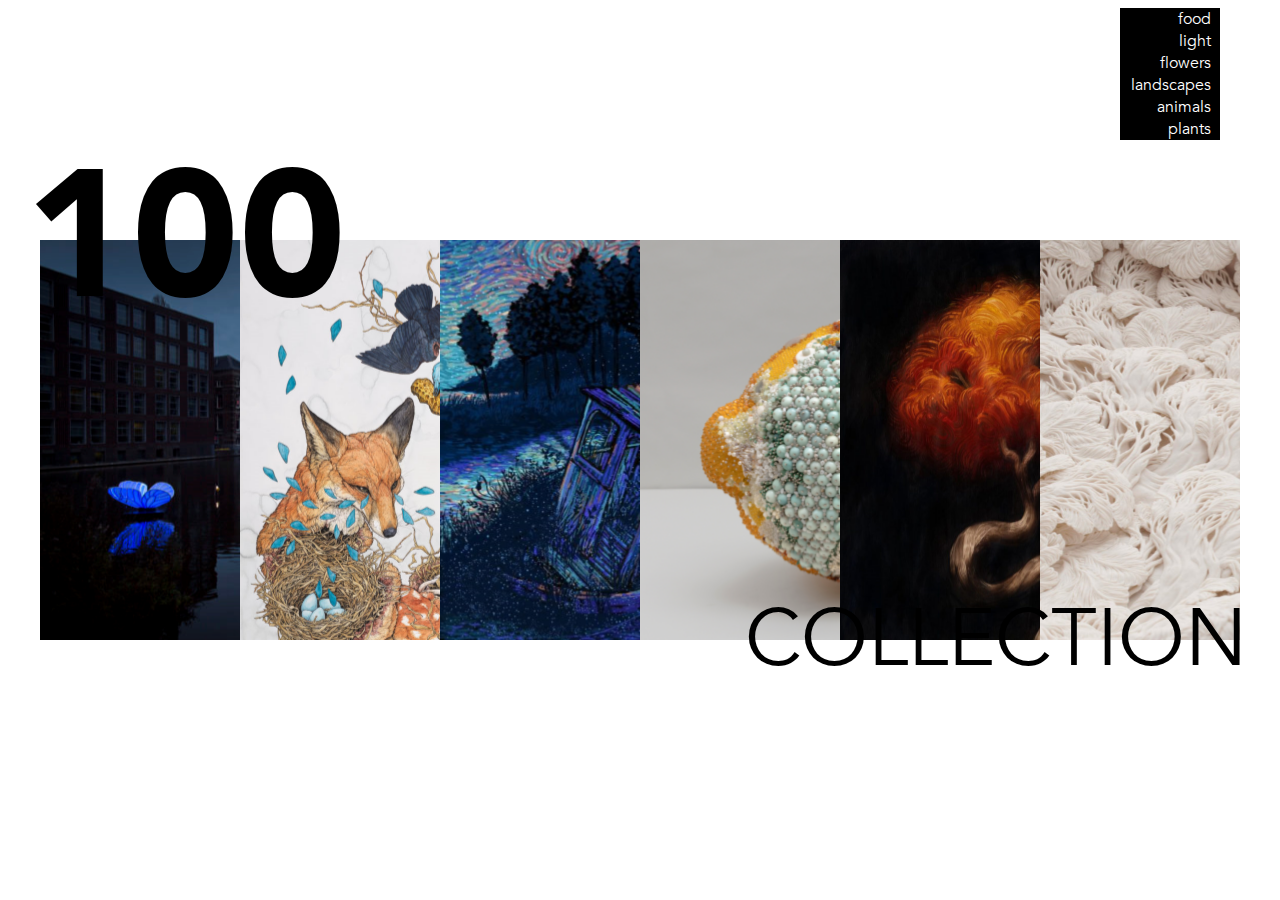
<file: index.html>
<!DOCTYPE html>
<html>
	<head>
		<meta charset="utf-8" />
		<title>MyPage</title>
		<link rel="stylesheet" type="text/css" href="css/index.css"/>
		<link rel="stylesheet" type="text/css" href="css/common.css"/>
	</head>
	<body>
		<div class="box">
			<div class="top-head">
				<a href="child/Food.html" target="_blank">food</a>
				<a href="child/Light.html" target="_blank">light</a>
				<a href="child/Flowers.html" target="_blank">flowers</a>
				<a href="child/Landscapes.html" target="_blank">landscapes</a>
				<a href="child/Animals.html" target="_blank">animals</a>
				<a href="child/Plants.html" target="_blank">plants</a>
			</div>
			<div class="middle" style="clear: both;">
				<div class="box-img">
					<img src="img/18.png" >
				</div>
				<div class="box-img">
					<img src="img/50.png" >
				</div>
				<div class="box-img">
					<img src="img/34.png" >
				</div>
				<div class="box-img">
					<img src="img/1.png" >
				</div>
				<div class="box-img">
					<img src="img/84.png" >
				</div>
				<div class="box-img">
					<img src="img/67.png" >
				</div>
				<div class="t_1">
					COLLECTION
				</div>
				<div class="t_100" style="font-family: AvenirBlack;">
					100
				</div>
			</div>
			
		</div>
		
	</body>
</html>
</file>
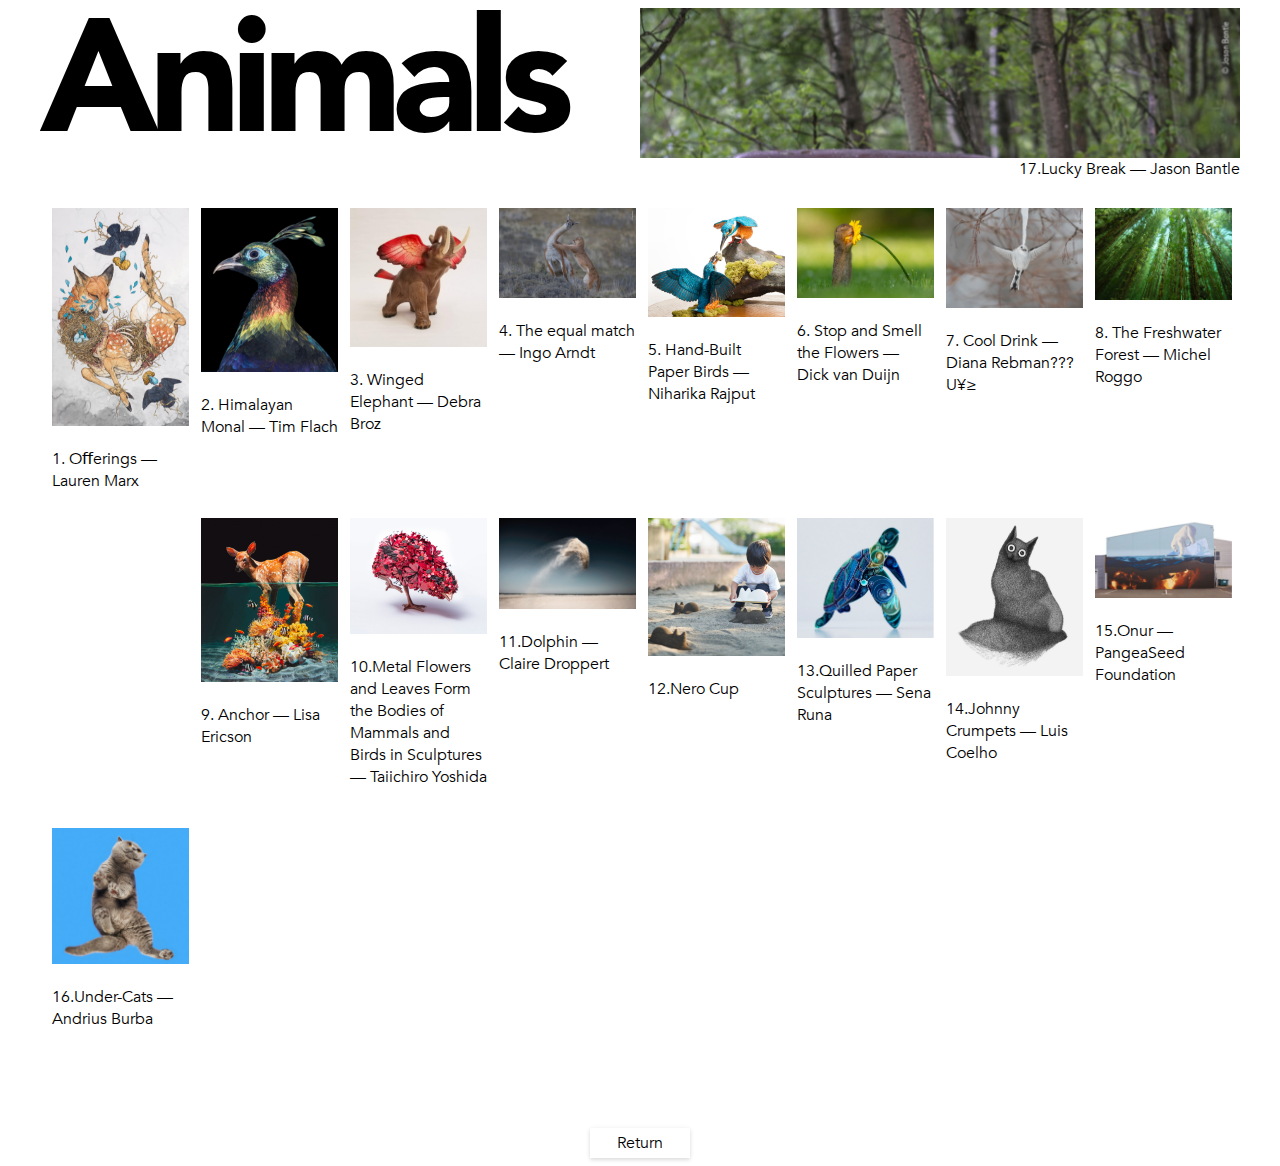
<file: child/Animals.html>
<!DOCTYPE html>
<html>
	<head>
		<meta charset="utf-8">
		<title>Animals</title>
		<link rel="stylesheet" type="text/css" href="../css/common.css"/>
	</head>
	<body>
		<div class="box">
			<div class="box-left">
				<p class="p1">Animals</p>
			</div>
			<div class="box-right">
				<div class="box-right1">
					<img src="../img/66.png" >
				</div>
				<p>17.Lucky Break — Jason Bantle</p>
			</div>
			<div id="" style="clear: both;margin-top: -180px;">
				<div class="box-box">
					<img src="../img/50.png" style="width: 100%;">
					<p>1. Oﬀerings — Lauren Marx</p>
				</div>
				<div class="box-box">
					<img src="../img/51.png" style="width: 100%;">
					<p>2. Himalayan Monal — Tim Flach</p>
				</div>
				<div class="box-box">
					<img src="../img/52.png" style="width: 100%;">
					<p>3. Winged Elephant — Debra Broz</p>
				</div>
				<div class="box-box">
					<img src="../img/53.png" style="width: 100%;">
					<p>4. The equal match — Ingo Arndt</p>
				</div>
				<div class="box-box">
					<img src="../img/54.png" style="width: 100%;">
					<p>5. Hand-Built Paper Birds — Niharika Rajput</p>
				</div>
				<div class="box-box">
					<img src="../img/55.png" style="width: 100%;">
					<p>6. Stop and Smell the Flowers — Dick van Duijn</p>
				</div>
				<div class="box-box">
					<img src="../img/56.png" style="width: 100%;">
					<p>7. Cool Drink — Diana Rebman???U¥≥</p>
				</div>
				<div class="box-box">
					<img src="../img/57.png" style="width: 100%;">
					<p>8. The Freshwater Forest — Michel Roggo</p>
				</div>
				<div class="box-box">
					<img src="../img/58.png" style="width: 100%;">
					<p>9. Anchor — Lisa Ericson</p>
				</div>
				<div class="box-box">
					<img src="../img/59.png" style="width: 100%;">
					<p>10.Metal Flowers and Leaves Form the Bodies of Mammals and Birds in Sculptures — Taiichiro Yoshida</p>
				</div>
				<div class="box-box">
					<img src="../img/60.png" style="width: 100%;">
					<p>11.Dolphin — Claire Droppert</p>
				</div>
				<div class="box-box">
					<img src="../img/61.png" style="width: 100%;">
					<p>12.Nero Cup </p>
				</div>
				<div class="box-box">
					<img src="../img/62.png" style="width: 100%;">
					<p>13.Quilled Paper Sculptures — Sena Runa</p>
				</div>
				<div class="box-box">
					<img src="../img/63.png" style="width: 100%;">
					<p>14.Johnny Crumpets — Luis Coelho</p>
				</div>
				<div class="box-box">
					<img src="../img/64.png" style="width: 100%;">
					<p>15.Onur — PangeaSeed Foundation</p>
				</div>
				<div class="box-box">
					<img src="../img/65.png" style="width: 100%;">
					<p>16.Under-Cats — Andrius Burba</p>
				</div>
			</div>
			<br>
			<a href="../index.html" class="aa">Return</a>
			
		</div>
		<style type="text/css">
			.box-box{
				min-height: 300px;
			}
		</style>
	</body>
</html>
</file>
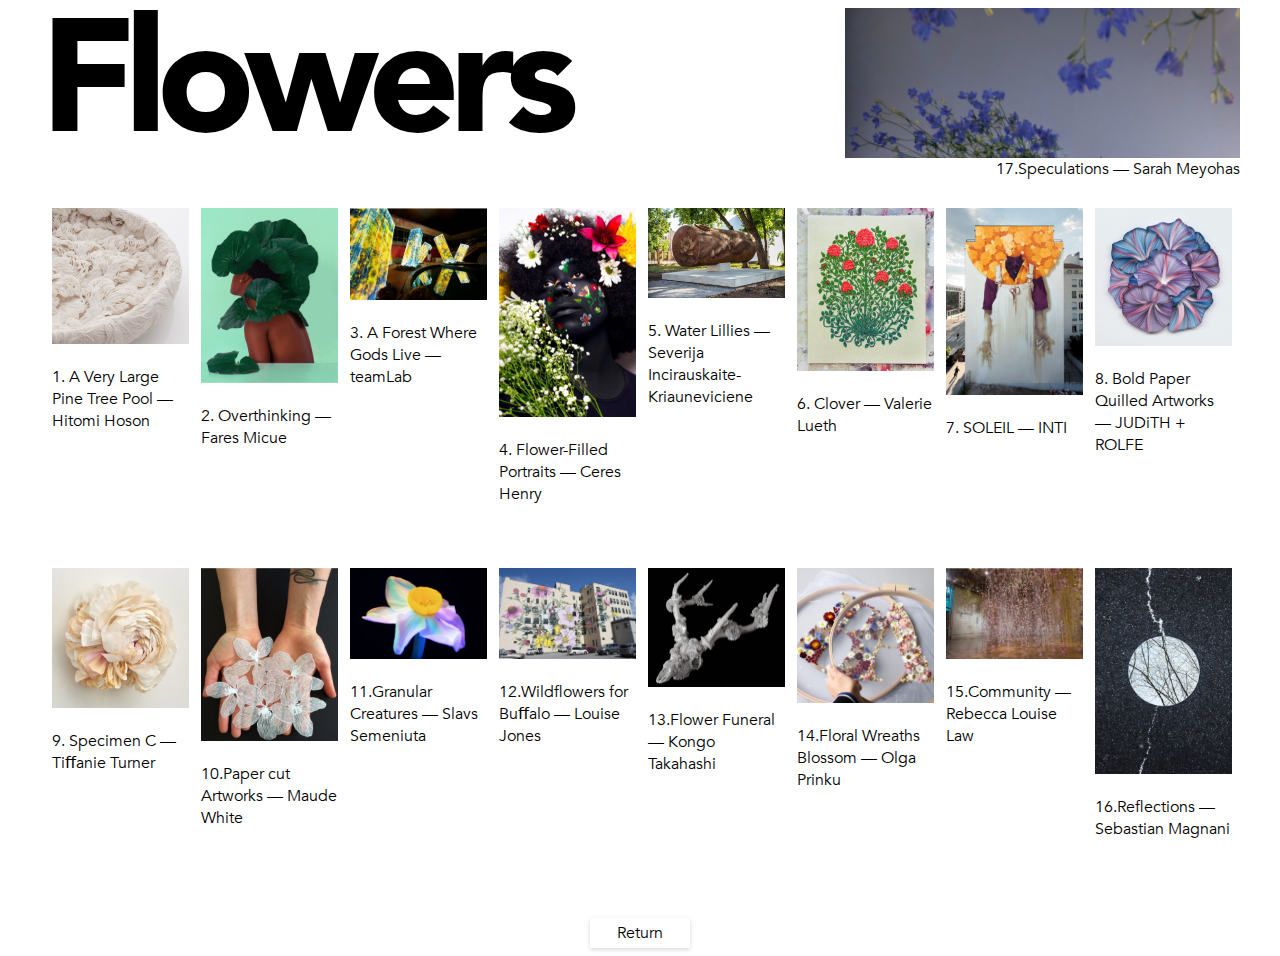
<file: child/Flowers.html>
<!DOCTYPE html>
<html>
	<head>
		<meta charset="utf-8">
		<title>Flowers</title>
		<link rel="stylesheet" type="text/css" href="../css/common.css"/>
	</head>
	<body>
		<div class="box">
			<div class="box-left">
				<p class="p1">Flowers</p>
			</div>
			<div class="box-right">
				<div class="box-right1">
					<img src="../img/83.png" >
				</div>
				<p>17.Speculations — Sarah Meyohas</p>
			</div>
			<div id="" style="clear: both;margin-top: -180px;">
				<div class="box-box">
					<img src="../img/67.png" style="width: 100%;">
					<p>1. A Very Large Pine Tree Pool — Hitomi Hoson</p>
				</div>
				<div class="box-box">
					<img src="../img/68.png" style="width: 100%;">
					<p>2. Overthinking — Fares Micue</p>
				</div>
				<div class="box-box">
					<img src="../img/69.png" style="width: 100%;">
					<p>3. A Forest Where Gods Live —teamLab</p>
				</div>
				<div class="box-box">
					<img src="../img/70.png" style="width: 100%;">
					<p>4. Flower-Filled Portraits — Ceres Henry</p>
				</div>
				<div class="box-box">
					<img src="../img/71.png" style="width: 100%;">
					<p>5. Water Lillies — Severija Incirauskaite-Kriauneviciene</p>
				</div>
				<div class="box-box">
					<img src="../img/72.png" style="width: 100%;">
					<p>6. Clover — Valerie Lueth</p>
				</div>
				<div class="box-box">
					<img src="../img/73.png" style="width: 100%;">
					<p>7. SOLEIL — INTI</p>
				</div>
				<div class="box-box">
					<img src="../img/74.png" style="width: 100%;">
					<p>8. Bold Paper Quilled Artworks — JUDiTH + ROLFE</p>
				</div>
				<div class="box-box">
					<img src="../img/75.png" style="width: 100%;">
					<p>9. Specimen C —Tiﬀanie Turner</p>
				</div>
				<div class="box-box">
					<img src="../img/76.png" style="width: 100%;">
					<p>10.Paper cut Artworks — Maude White</p>
				</div>
				<div class="box-box">
					<img src="../img/77.png" style="width: 100%;">
					<p>11.Granular Creatures — Slavs Semeniuta</p>
				</div>
				<div class="box-box">
					<img src="../img/78.png" style="width: 100%;">
					<p>12.Wildﬂowers for Buﬀalo — Louise Jones</p>
				</div>
				<div class="box-box">
					<img src="../img/79.png" style="width: 100%;">
					<p>13.Flower Funeral — Kongo Takahashi</p>
				</div>
				<div class="box-box">
					<img src="../img/80.png" style="width: 100%;">
					<p>14.Floral Wreaths Blossom — Olga Prinku</p>
				</div>
				<div class="box-box">
					<img src="../img/81.png" style="width: 100%;">
					<p>15.Community — Rebecca Louise Law</p>
				</div>
				<div class="box-box">
					<img src="../img/82.png" style="width: 100%;">
					<p>16.Reﬂections — Sebastian Magnani</p>
				</div>
			</div>
			<br>
			<a href="../index.html" class="aa">Return</a>
			
		</div>
		<style type="text/css">
			.box-box{
				min-height: 350px;
			}
		</style>
	</body>
</html>
</file>
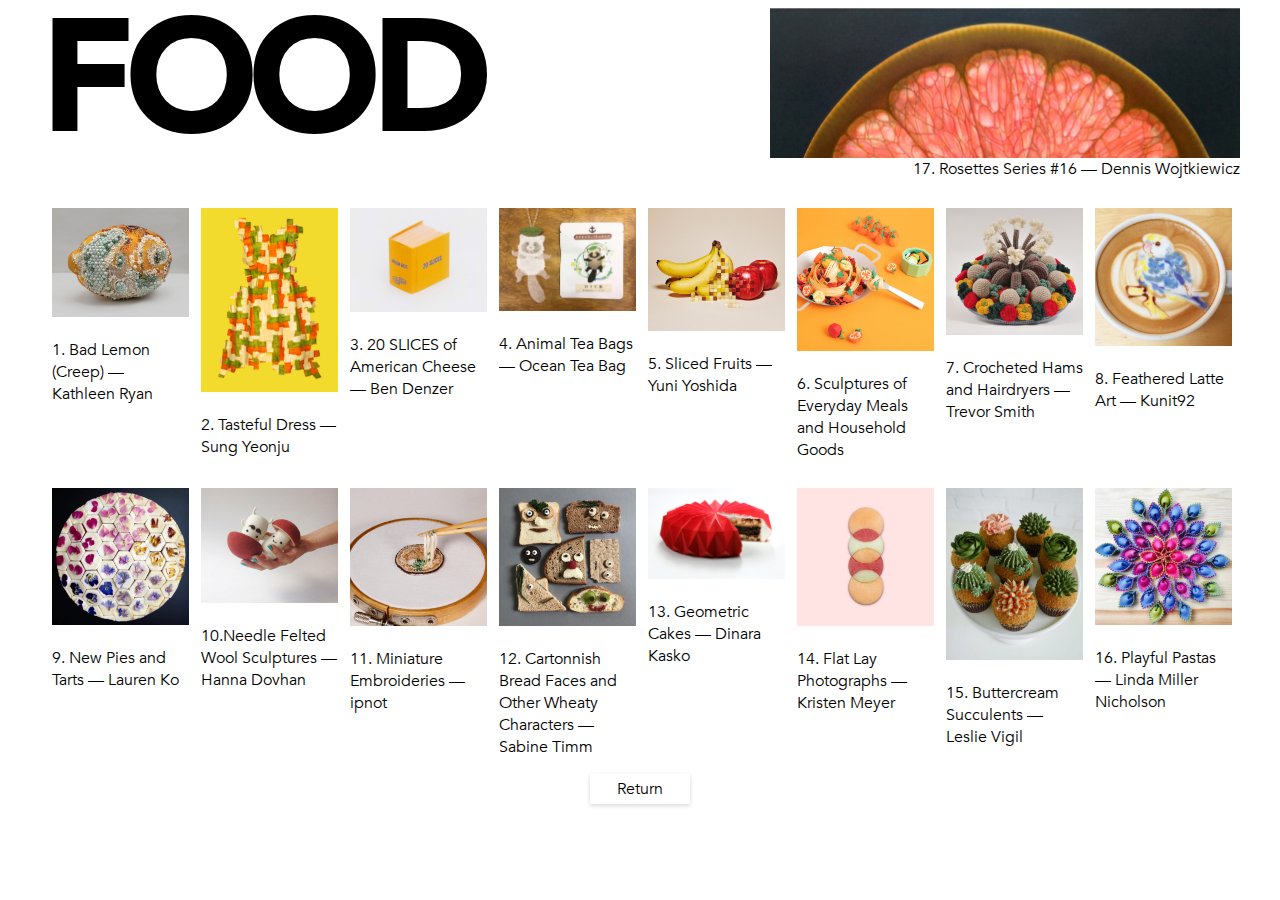
<file: child/Food.html>
<!DOCTYPE html>
<html>
	<head>
		<meta charset="utf-8">
		<title>FOOD</title>
		<link rel="stylesheet" type="text/css" href="../css/common.css"/>
	</head>
	<body>
		<div class="box">
			<div class="box-left">
				<p class="p1">FOOD</p>
			</div>
			<div class="box-right">
				<div class="box-right1">
					<img src="../img/17.png" >
				</div>
				<p>17. Rosettes Series #16 — Dennis Wojtkiewicz</p>
			</div>
			<div id="" style="clear: both;margin-top: -180px;">
				<div class="box-box">
					<img src="../img/1.png" style="width: 100%;">
					<p>1. Bad Lemon (Creep) — Kathleen Ryan</p>
				</div>
				<div class="box-box">
					<img src="../img/2.png" style="width: 100%;">
					<p>2. Tasteful Dress — Sung Yeonju</p>
				</div>
				<div class="box-box">
					<img src="../img/3.png" style="width: 100%;">
					<p>3. 20 SLICES of American Cheese — Ben Denzer</p>
				</div>
				<div class="box-box">
					<img src="../img/4.png" style="width: 100%;">
					<p>4. Animal Tea Bags — Ocean Tea Bag</p>
				</div>
				<div class="box-box">
					<img src="../img/5.png" style="width: 100%;">
					<p>5. Sliced Fruits — Yuni Yoshida</p>
				</div>
				<div class="box-box">
					<img src="../img/6.png" style="width: 100%;">
					<p>6. Sculptures of Everyday Meals and Household Goods</p>
				</div>
				<div class="box-box">
					<img src="../img/7.png" style="width: 100%;">
					<p>7. Crocheted Hams and Hairdryers — Trevor Smith</p>
				</div>
				<div class="box-box">
					<img src="../img/8.png" style="width: 100%;">
					<p>8. Feathered Latte Art — Kunit92</p>
				</div>
				<div class="box-box">
					<img src="../img/9.png" style="width: 100%;">
					<p>9. New Pies and Tarts — Lauren Ko</p>
				</div>
				<div class="box-box">
					<img src="../img/10.png" style="width: 100%;">
					<p>10.Needle Felted Wool Sculptures — Hanna Dovhan</p>
				</div>
				<div class="box-box">
					<img src="../img/11.png" style="width: 100%;">
					<p>11. Miniature Embroideries — ipnot</p>
				</div>
				<div class="box-box">
					<img src="../img/12.png" style="width: 100%;">
					<p>12. Cartonnish Bread Faces and Other Wheaty Characters — Sabine Timm</p>
				</div>
				<div class="box-box">
					<img src="../img/13.png" style="width: 100%;">
					<p>13. Geometric Cakes — Dinara Kasko</p>
				</div>
				<div class="box-box">
					<img src="../img/14.png" style="width: 100%;">
					<p>14. Flat Lay Photographs — Kristen Meyer</p>
				</div>
				<div class="box-box">
					<img src="../img/15.png" style="width: 100%;">
					<p>15. Buttercream Succulents — Leslie Vigil</p>
				</div>
				<div class="box-box">
					<img src="../img/16.png" style="width: 100%;">
					<p>16. Playful Pastas — Linda Miller Nicholson</p>
				</div>
			</div>
			<br>
			<a href="../index.html" class="aa">Return</a>
			
		</div>
	</body>
</html>
</file>
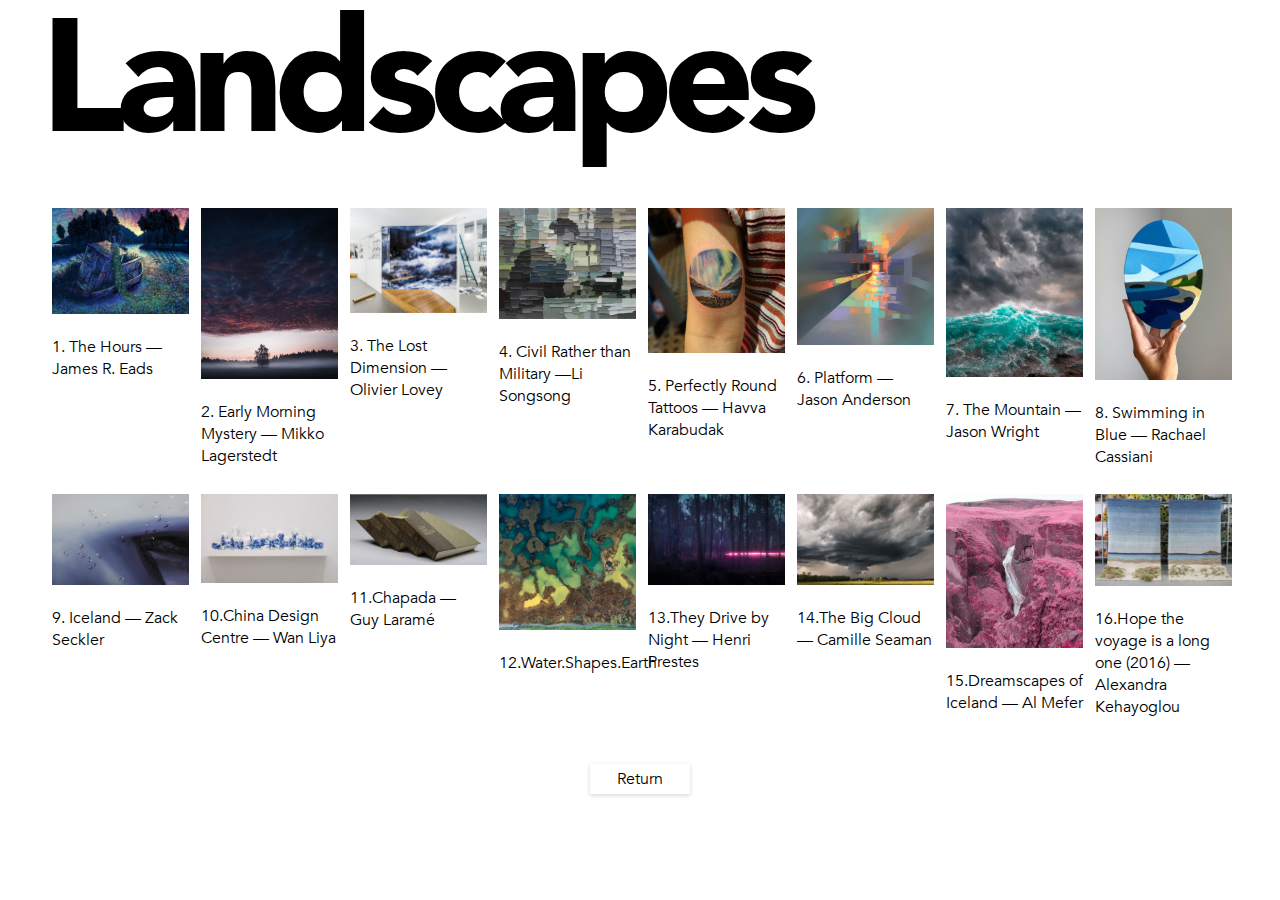
<file: child/Landscapes.html>
<!DOCTYPE html>
<html>
	<head>
		<meta charset="utf-8">
		<title>Landscapes</title>
		<link rel="stylesheet" type="text/css" href="../css/common.css"/>
	</head>
	<body>
		<div class="box">
			<div class="box-left">
				<p class="p1">Landscapes</p>
			</div>
			<div class="box-right">
				
			</div>
			<div id="" style="clear: both;margin-top: -180px;">
				<div class="box-box">
					<img src="../img/34.png" style="width: 100%;">
					<p>1. The Hours — James R. Eads</p>
				</div>
				<div class="box-box">
					<img src="../img/35.png" style="width: 100%;">
					<p>2. Early Morning Mystery — Mikko Lagerstedt</p>
				</div>
				<div class="box-box">
					<img src="../img/36.png" style="width: 100%;">
					<p>3. The Lost Dimension — Olivier Lovey</p>
				</div>
				<div class="box-box">
					<img src="../img/37.png" style="width: 100%;">
					<p>4. Civil Rather than Military —Li Songsong</p>
				</div>
				<div class="box-box">
					<img src="../img/38.png" style="width: 100%;">
					<p>5. Perfectly Round Tattoos — Havva Karabudak</p>
				</div>
				<div class="box-box">
					<img src="../img/39.png" style="width: 100%;">
					<p>6. Platform — Jason Anderson</p>
				</div>
				<div class="box-box">
					<img src="../img/40.png" style="width: 100%;">
					<p>7. The Mountain — Jason Wright</p>
				</div>
				<div class="box-box">
					<img src="../img/41.png" style="width: 100%;">
					<p>8. Swimming in Blue — Rachael Cassiani</p>
				</div>
				<div class="box-box">
					<img src="../img/42.png" style="width: 100%;">
					<p>9. Iceland — Zack Seckler</p>
				</div>
				<div class="box-box">
					<img src="../img/43.png" style="width: 100%;">
					<p>10.China Design Centre — Wan Liya</p>
				</div>
				<div class="box-box">
					<img src="../img/44.png" style="width: 100%;">
					<p>11.Chapada — Guy Laramé</p>
				</div>
				<div class="box-box">
					<img src="../img/45.png" style="width: 100%;">
					<p>12.Water.Shapes.Earth</p>
				</div>
				<div class="box-box">
					<img src="../img/46.png" style="width: 100%;">
					<p>13.They Drive by Night — Henri Prestes</p>
				</div>
				<div class="box-box">
					<img src="../img/47.png" style="width: 100%;">
					<p>14.The Big Cloud — Camille Seaman</p>
				</div>
				<div class="box-box">
					<img src="../img/48.png" style="width: 100%;">
					<p>15.Dreamscapes of Iceland — Al Mefer</p>
				</div>
				<div class="box-box">
					<img src="../img/49.png" style="width: 100%;">
					<p>16.Hope the voyage is a long one (2016) — Alexandra Kehayoglou</p>
				</div>
			</div>
			<br>
			<a href="../index.html" class="aa">Return</a>
			
		</div>
	</body>
</html>
</file>
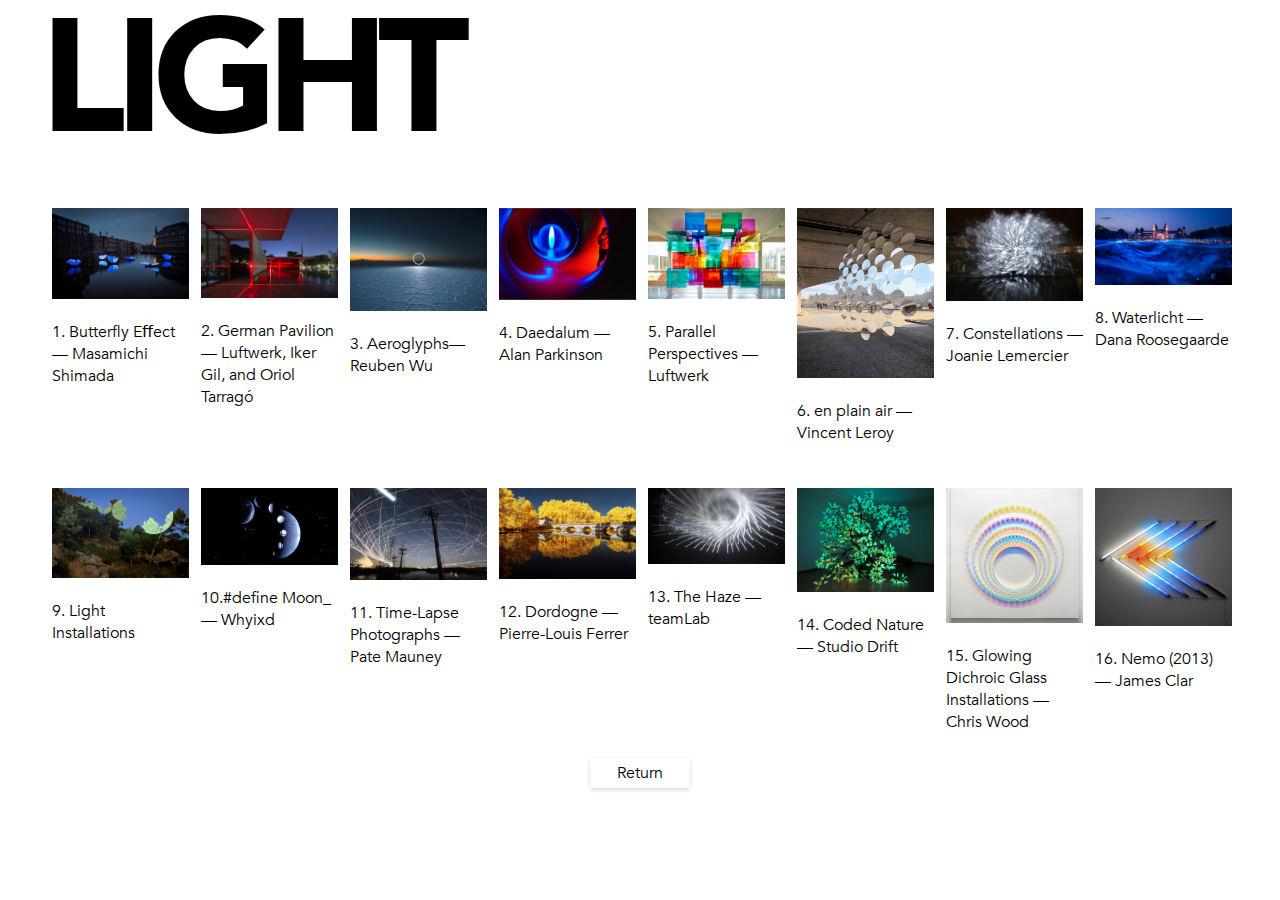
<file: child/Light.html>
<!DOCTYPE html>
<html>
	<head>
		<meta charset="utf-8">
		<title>FOOD</title>
		<link rel="stylesheet" type="text/css" href="../css/common.css"/>
	</head>
	<body>
		<div class="box">
			<div class="box-left">
				<p class="p1">LIGHT</p>
			</div>
			<div class="box-right">
				
			</div>
			<div id="" style="clear: both;margin-top: -180px;">
				<div class="box-box">
					<img src="../img/18.png" style="width: 100%;">
					<p>1. Butterﬂy Eﬀect — Masamichi Shimada</p>
				</div>
				<div class="box-box">
					<img src="../img/19.png" style="width: 100%;">
					<p>2. German Pavilion — Luftwerk, Iker Gil, and Oriol Tarragó</p>
				</div>
				<div class="box-box">
					<img src="../img/20.png" style="width: 100%;">
					<p>3. Aeroglyphs— Reuben Wu</p>
				</div>
				<div class="box-box">
					<img src="../img/21.png" style="width: 100%;">
					<p>4. Daedalum — Alan Parkinson</p>
				</div>
				<div class="box-box">
					<img src="../img/22.png" style="width: 100%;">
					<p>5. Parallel Perspectives — Luftwerk</p>
				</div>
				<div class="box-box">
					<img src="../img/23.png" style="width: 100%;">
					<p>6. en plain air — Vincent Leroy</p>
				</div>
				<div class="box-box">
					<img src="../img/24.png" style="width: 100%;">
					<p>7. Constellations — Joanie Lemercier</p>
				</div>
				<div class="box-box">
					<img src="../img/25.png" style="width: 100%;">
					<p>8. Waterlicht — Dana Roosegaarde</p>
				</div>
				<div class="box-box">
					<img src="../img/26.png" style="width: 100%;">
					<p>9. Light Installations</p>
				</div>
				<div class="box-box">
					<img src="../img/27.png" style="width: 100%;">
					<p>10.#deﬁne Moon_ — Whyixd</p>
				</div>
				<div class="box-box">
					<img src="../img/28.png" style="width: 100%;">
					<p>11. Time-Lapse Photographs — Pate Mauney</p>
				</div>
				<div class="box-box">
					<img src="../img/29.png" style="width: 100%;">
					<p>12. Dordogne — Pierre-Louis Ferrer</p>
				</div>
				<div class="box-box">
					<img src="../img/30.png" style="width: 100%;">
					<p>13. The Haze — teamLab</p>
				</div>
				<div class="box-box">
					<img src="../img/31.png" style="width: 100%;">
					<p>14. Coded Nature — Studio Drift</p>
				</div>
				<div class="box-box">
					<img src="../img/32.png" style="width: 100%;">
					<p>15. Glowing Dichroic Glass Installations — Chris Wood</p>
				</div>
				<div class="box-box">
					<img src="../img/33.png" style="width: 100%;">
					<p>16. Nemo (2013) — James Clar</p>
				</div>
			</div>
			<br>
			<a href="../index.html" class="aa">Return</a>
			
		</div>
	</body>
</html>
</file>
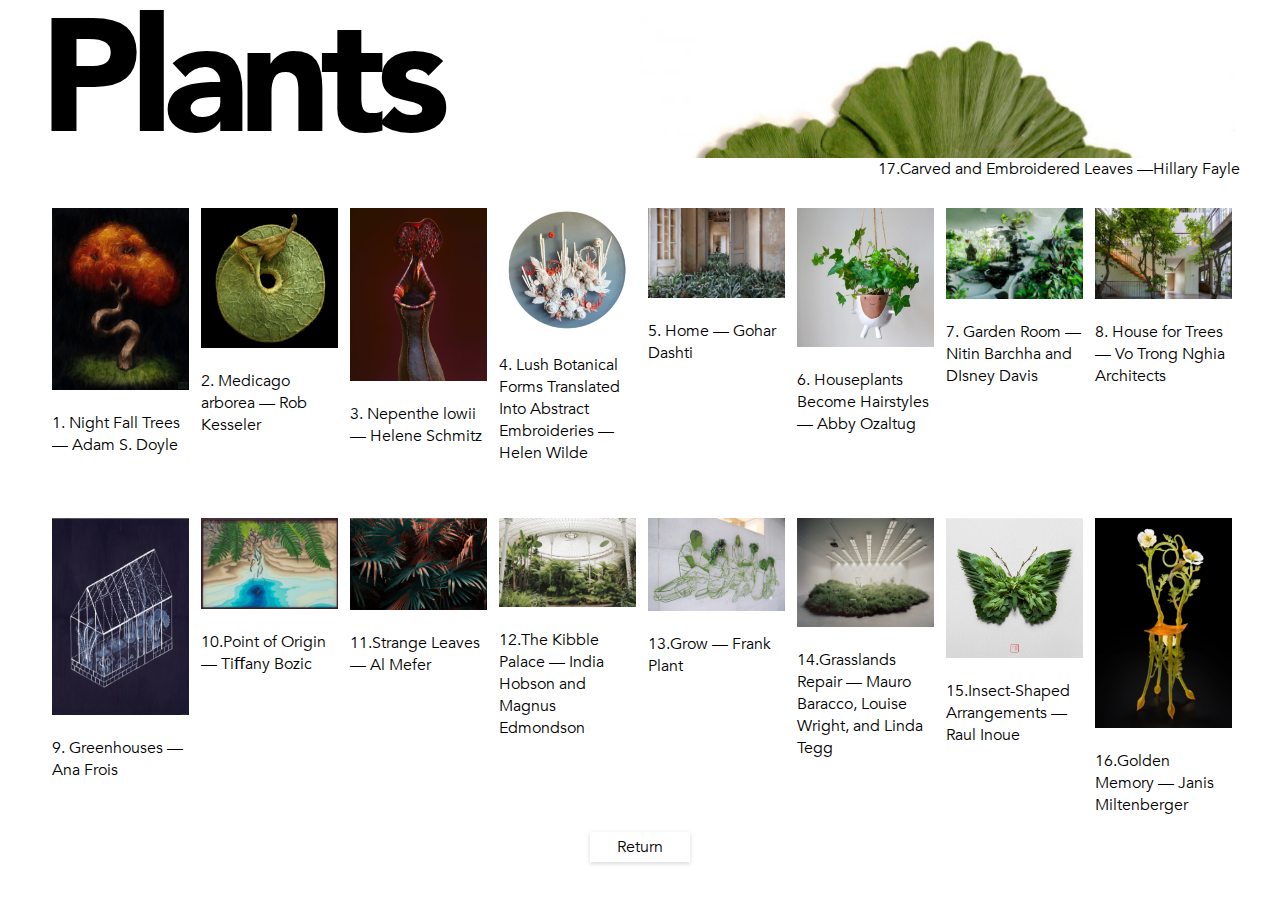
<file: child/Plants.html>
<!DOCTYPE html>
<html>
	<head>
		<meta charset="utf-8">
		<title>Plants</title>
		<link rel="stylesheet" type="text/css" href="../css/common.css"/>
	</head>
	<body>
		<div class="box">
			<div class="box-left">
				<p class="p1">Plants</p>
			</div>
			<div class="box-right">
				<div class="box-right1">
					<img src="../img/100.png" >
				</div>
				<p>17.Carved and Embroidered Leaves —Hillary Fayle</p>
			</div>
			<div id="" style="clear: both;margin-top: -180px;">
				<div class="box-box">
					<img src="../img/84.png" style="width: 100%;">
					<p>1. Night Fall Trees — Adam S. Doyle</p>
				</div>
				<div class="box-box">
					<img src="../img/85.png" style="width: 100%;">
					<p>2. Medicago arborea — Rob Kesseler</p>
				</div>
				<div class="box-box">
					<img src="../img/86.png" style="width: 100%;">
					<p>3. Nepenthe lowii — Helene Schmitz</p>
				</div>
				<div class="box-box">
					<img src="../img/87.png" style="width: 100%;">
					<p>4. Lush Botanical Forms Translated Into Abstract Embroideries — Helen Wilde</p>
				</div>
				<div class="box-box">
					<img src="../img/88.png" style="width: 100%;">
					<p>5. Home — Gohar Dashti</p>
				</div>
				<div class="box-box">
					<img src="../img/89.png" style="width: 100%;">
					<p>6. Houseplants Become Hairstyles — Abby Ozaltug</p>
				</div>
				<div class="box-box">
					<img src="../img/90.png" style="width: 100%;">
					<p>7. Garden Room — Nitin Barchha and DIsney Davis</p>
				</div>
				<div class="box-box">
					<img src="../img/91.png" style="width: 100%;">
					<p>8. House for Trees — Vo Trong Nghia Architects</p>
				</div>
				<div class="box-box">
					<img src="../img/92.png" style="width: 100%;">
					<p>9. Greenhouses — Ana Frois</p>
				</div>
				<div class="box-box">
					<img src="../img/93.png" style="width: 100%;">
					<p>10.Point of Origin — Tiﬀany Bozic</p>
				</div>
				<div class="box-box">
					<img src="../img/94.png" style="width: 100%;">
					<p>11.Strange Leaves — Al Mefer</p>
				</div>
				<div class="box-box">
					<img src="../img/95.png" style="width: 100%;">
					<p>12.The Kibble Palace — India Hobson and Magnus Edmondson</p>
				</div>
				<div class="box-box">
					<img src="../img/96.png" style="width: 100%;">
					<p>13.Grow — Frank Plant</p>
				</div>
				<div class="box-box">
					<img src="../img/97.png" style="width: 100%;">
					<p>14.Grasslands Repair — Mauro Baracco, Louise Wright, and Linda Tegg</p>
				</div>
				<div class="box-box">
					<img src="../img/98.png" style="width: 100%;">
					<p>15.Insect-Shaped Arrangements — Raul Inoue</p>
				</div>
				<div class="box-box">
					<img src="../img/99.png" style="width: 100%;">
					<p>16.Golden Memory — Janis Miltenberger</p>
				</div>
			</div>
			<br>
			<a href="../index.html" class="aa">Return</a>
			
		</div>
		<style type="text/css">
			.box-box{
				min-height: 300px;
			}
		</style>
	</body>
</html>
</file>
<file: css/index.css>
a {
	display: block;
	text-decoration: none;
	color: white;
	text-align: right;
	margin-right: 9px;
}

.top-head {
	background: black;
	float: right;
	width: 100px;
	margin-right: 20px;
}

.box-img {
	float: left;
	width: 200px;
	height: 400px;
	margin-top: 100px;
	background: navajowhite;
	overflow: hidden;
	cursor: pointer;
	transition: all 2.6s;
}

.box-img img:hover {
	transform: scale(1.4);
}

.t_100 {
	position: relative;
	margin-top: -570px;
	margin-left: -15px;
	float: left;
	font-size: 180px;
	font-weight: bold;
}

.t_1 {
	position: relative;
	float: left;
	font-size: 80px;
	margin-left: 705px;
	margin-top: -55px;
}

.t_100:hover {
	transform: rotate(360deg);
	transition: transform 1s linear;
}

.t_1:hover {
	transform: rotate(360deg);
	transition: transform 1s linear;
}
</file>
<file: css/common.css>
@font-face {
	font-family: 'AvenirBlack';
	src: url('font/avenir-black.ttf');
}

@font-face {
	font-family: 'AvenirLight';
	src: url('font/avenir-light.ttf');
}
body{
	font-family: AvenirLight;
}
.box{
	width: 1200px;
	
	margin:auto auto;
}
.box-left{
	width: 600px;
	height: 190px;
	float: left;
}
.p1:hover{
	transform: rotate(360deg);
            transition: transform 1s linear;
}
.box-right{
	width: 600px;
	float: left;
}
.box-right p{
	text-align: right;
	
}
.box-right1{
	width: 100%;
	height: 150px;
	overflow: hidden;
	float: right;
}
.box-right1 img{
	float: right;
	
}

.p1{
	font-size: 160px;
	font-weight: bold;
	letter-spacing: -10px;
	display: block;
	margin-top: -30px;
	font-family: AvenirBlack;
}
.box-box{
	width: 137px;
	min-height: 270px;
	float: left;
	margin-left: 12px;
	margin-top: 10px;
}
.box-box img{
	cursor: pointer;  
	transition: all 1.6s; 
}
.box-box img:hover{
	transform: scale(1.4);
}
.box-box p:hover{
	color: red;
}
.aa {
	clear: both;
	display: block;
	width: 100px;
	height: 30px;
	line-height: 30px;
	margin: auto auto;
	text-decoration: none;
	text-align: center;
	color: black;
	box-shadow: 0 2px 4px rgba(0, 0, 0, .12), 0 0 6px rgba(0, 0, 0, .04)
}

.aa:hover {
	background: #000000;  
	background: -webkit-linear-gradient(to right, #434343, #000000);  
	background: linear-gradient(to right, #434343, #000000);
	color: white;
	border-radius: 10px;
}
</file>
